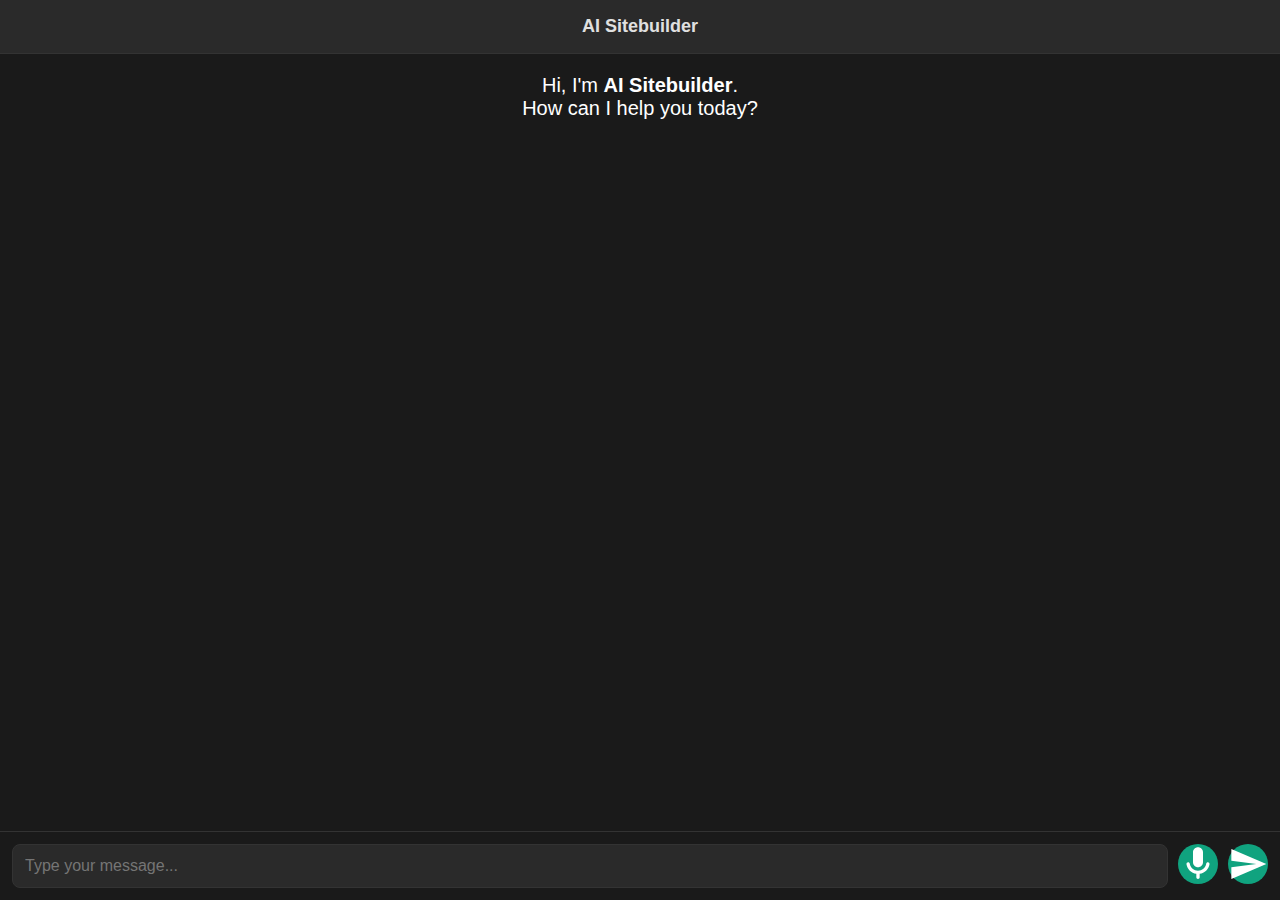
<file: index.html>
<!DOCTYPE html>
<html lang="en">
<head>
    <meta charset="UTF-8">
    <meta name="viewport" content="width=device-width, initial-scale=1.0, maximum-scale=1.0, user-scalable=no">
    <title>AI Sitebuilder</title>
    <link rel="stylesheet" href="styles.css">
</head>
<body>
    <div class="chat-container">
        <div class="header">
            AI Sitebuilder
        </div>

        <div class="content">
            <div class="welcome-message">
                Hi, I'm <strong>AI Sitebuilder</strong>.<br>
                How can I help you today?
            </div>
            <div class="chat-messages" id="chatMessages"></div>
        </div>

        <div class="input-container">
            <input type="text" class="message-input" id="messageInput" placeholder="Type your message...">
            <button class="mic-button" id="mic-button">
                <svg class="icon" viewBox="0 0 24 24" fill="currentColor">
                    <path d="M12 14c1.66 0 3-1.34 3-3V5c0-1.66-1.34-3-3-3S9 3.34 9 5v6c0 1.66 1.34 3 3 3zm5.91-3c-.49 0-.9.36-.98.85C16.52 14.2 14.47 16 12 16s-4.52-1.8-4.93-4.15c-.08-.49-.49-.85-.98-.85-.61 0-1.09.54-1 1.14.49 3 2.89 5.35 5.91 5.78V20c0 .55.45 1 1 1s1-.45 1-1v-2.08c3.02-.43 5.42-2.78 5.91-5.78.1-.6-.39-1.14-1-1.14z"/>
                </svg>
            </button>
            <button class="send-button" id="sendButton">
                <svg class="icon" viewBox="0 0 24 24" fill="white">
                    <path d="M2.01 21L23 12 2.01 3 2 10l15 2-15 2z"/>
                </svg>
            </button>
        </div>
    </div>

    <!-- Code Preview Container (Hidden by default) -->
    <div id="codePreviewContainer">
        <div class="preview-header">
            <span>Code Preview</span>
            <button id="closePreview">✕</button>
        </div>
        <iframe id="codePreviewFrame" sandbox="allow-scripts allow-same-origin"></iframe>
    </div>

    <script src="domain.js"></script>
</body>
</html>
</file>
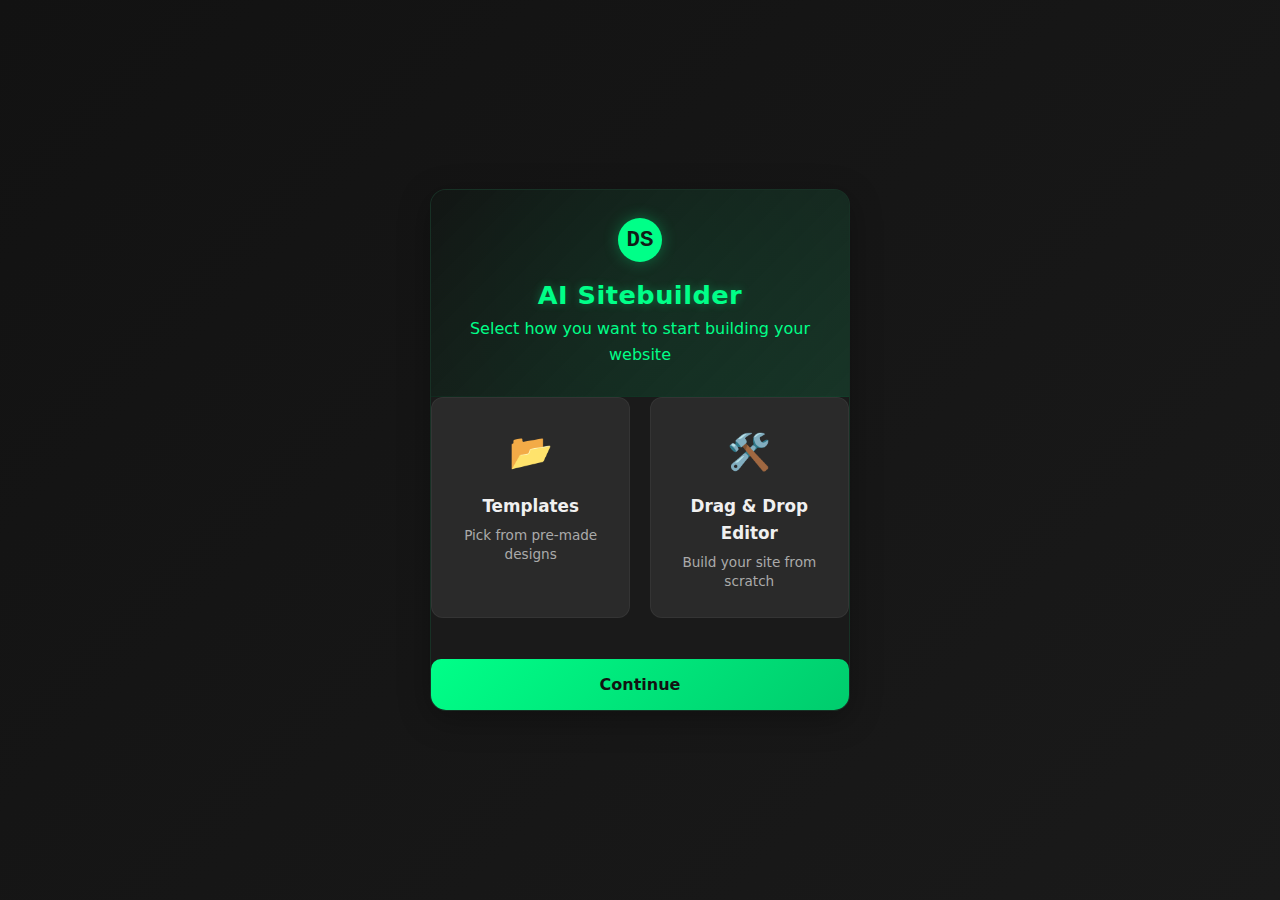
<file: domain.html>
<!DOCTYPE html>
<html lang="en">
<head>
  <meta charset="UTF-8" />
  <meta name="viewport" content="width=device-width, initial-scale=1.0"/>
  <title>AI Sitebuilder - Select Option</title>
  <link rel="stylesheet" href="domain.css">


  <div class="login-container">
    <div class="login-header">
      <span class="logo">DS</span>
      <h1>AI Sitebuilder</h1>
      <p>Select how you want to start building your website</p>
    </div>

    <form id="domainForm">
      <div class="domain-options">
        <label class="domain-card">
          <input type="radio" name="domain" value="templates" required />
          <div class="card-content">
            <div class="card-icon">📂</div>
            <h3>Templates</h3>
            <p>Pick from pre-made designs</p>
          </div>
        </label>

        <label class="domain-card">
          <input type="radio" name="domain" value="editor" required />
          <div class="card-content">
            <div class="card-icon">🛠️</div>
            <h3>Drag & Drop Editor</h3>
            <p>Build your site from scratch</p>
          </div>
        </label>
      </div>

      <button type="submit" class="login-btn">Continue</button>
    </form>
  </div>

  <script src="domain.js"></script>
</body>
</html>
</file>
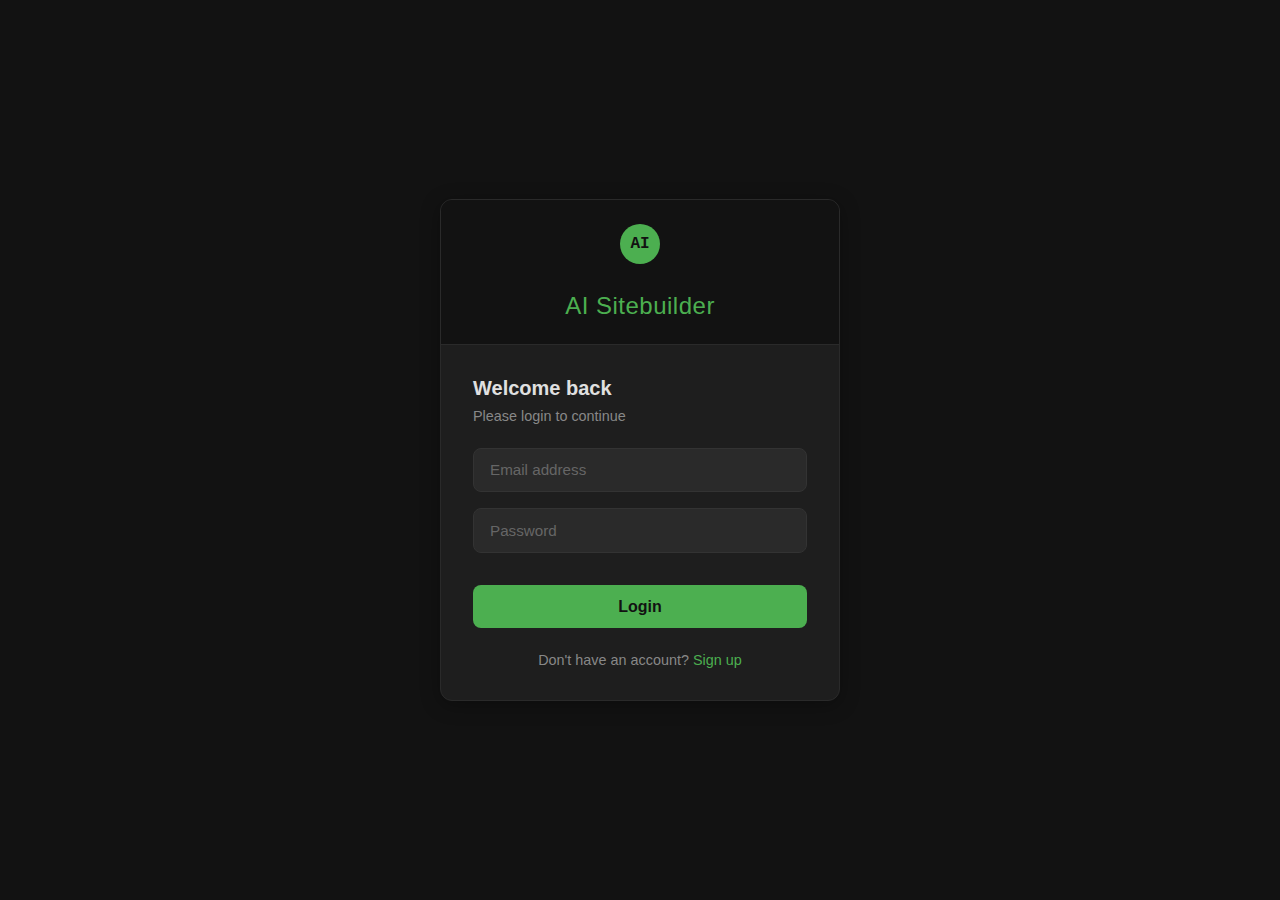
<file: login.html>
<!DOCTYPE html>
<html lang="en">
<head>
    <meta charset="UTF-8">
    <meta name="viewport" content="width=device-width, initial-scale=1.0">
    <title>AI Sitebuilder - Login</title>
    <link rel="stylesheet" href="login.css">
</head>
<body>
    <div class="login-container">
        <div class="login-header">
            <span class="logo">AI Sitebuilder</span>
            <h1>AI Sitebuilder</h1>
        </div>
        
        <div class="login-form">
            <h2>Welcome back</h2>
            <p class="subtext">Please login to continue</p>
            
            <form id="loginForm">
                <div class="form-group">
                    <input type="email" id="email" placeholder="Email address" required>
                </div>
                <div class="form-group">
                    <input type="password" id="password" placeholder="Password" required>
                </div>
                <button type="submit" class="login-btn">Login</button>
            </form>
            
            <div class="login-footer">
                <p>Don't have an account? <a href="#" id="registerLink">Sign up</a></p>
            </div>
        </div>
    </div>

    <script src="login.js"></script>
</body>
</html>
</file>
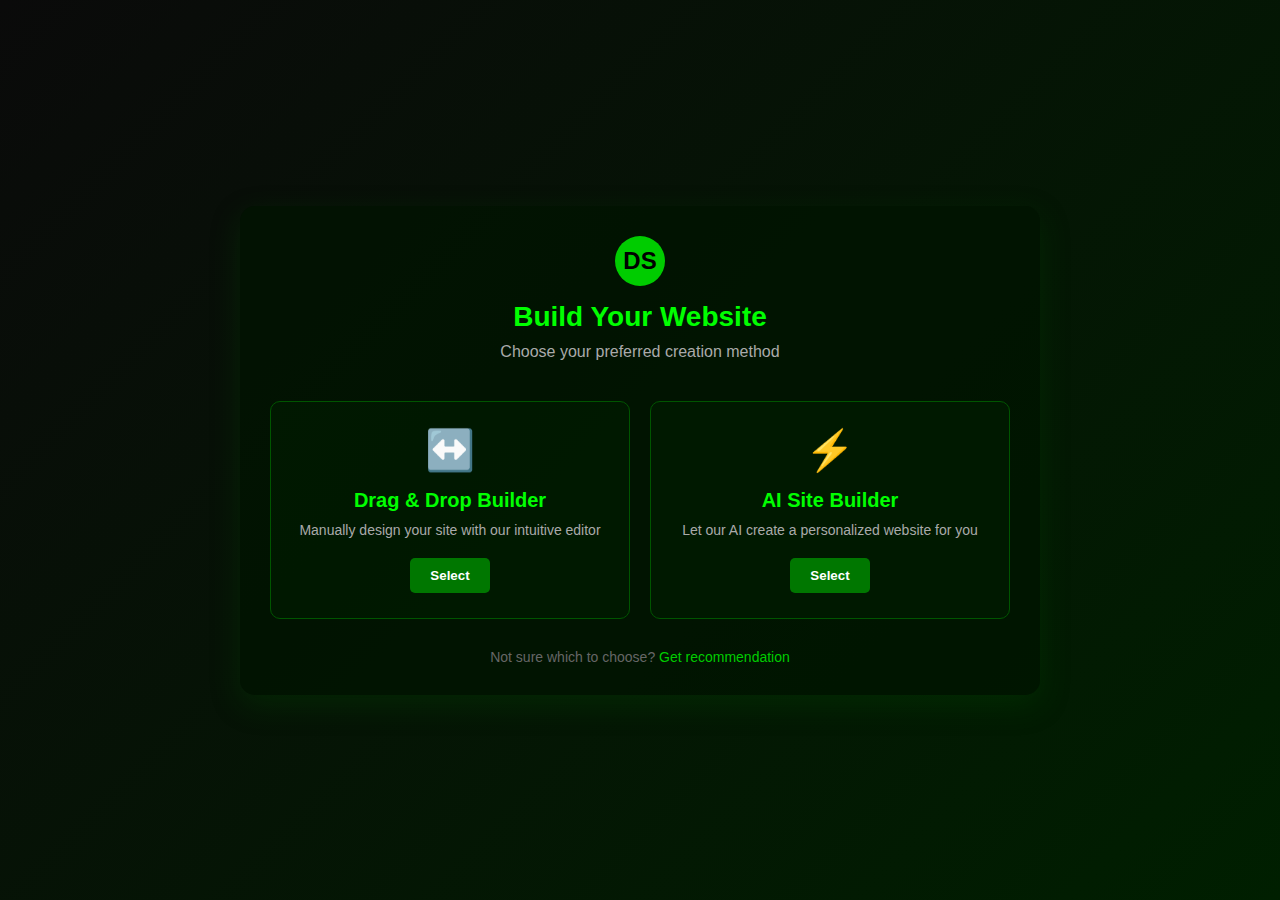
<file: option.html>
<!DOCTYPE html>
<html lang="en">
<head>
    <meta charset="UTF-8">
    <meta name="viewport" content="width=device-width, initial-scale=1.0">
    <title>Build Your Website</title>
    <link rel="stylesheet" href="option.css">
</head>
<body>
    <div class="container">
        <div class="header">
            <span class="logo">DS</span>
            <h1>Build Your Website</h1>
            <p class="subtitle">Choose your preferred creation method</p>
        </div>
        
        <div class="options-container">
            <div class="option-card" id="dragDropOption">
                <div class="card-icon">↔️</div>
                <h2>Drag & Drop Builder</h2>
                <p>Manually design your site with our intuitive editor</p>
                <button class="select-btn">Select</button>
            </div>
            
            <div class="option-card" id="aiOption">
                <div class="card-icon">⚡</div>
                <h2>AI Site Builder</h2>
                <p>Let our AI create a personalized website for you</p>
                <button class="select-btn">Select</button>
            </div>
        </div>
        
        <div class="footer">
            <p>Not sure which to choose? <a href="#" id="helpLink">Get recommendation</a></p>
        </div>
    </div>

    <script src="option.js"></script>
</body>
</html>
</file>
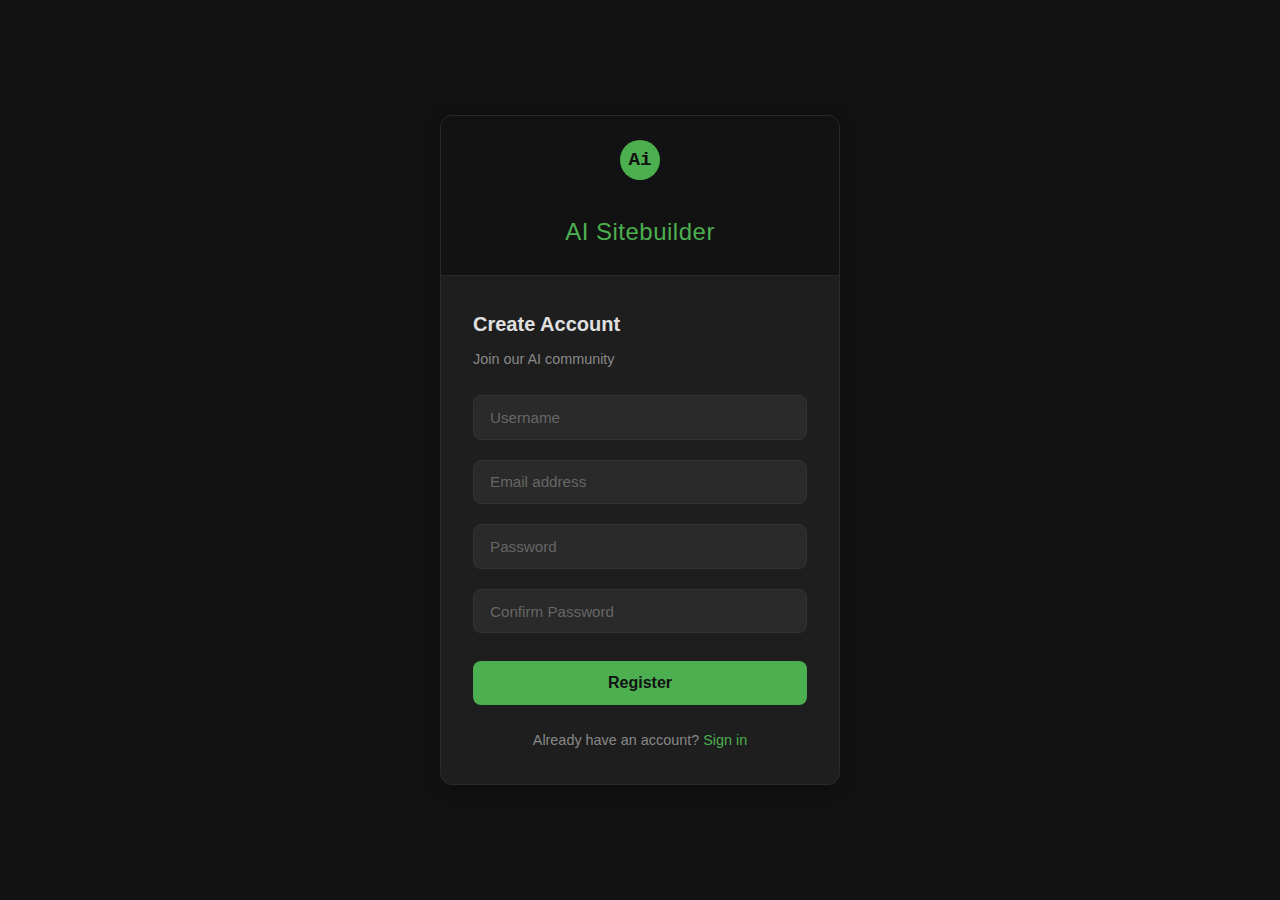
<file: register.html>
<!DOCTYPE html>
<html lang="en">
<head>
    <meta charset="UTF-8">
    <meta name="viewport" content="width=device-width, initial-scale=1.0">
    <title>AI Sitebuilder- Register</title>
    <link rel="stylesheet" href="register.css">
</head>
<body>
    <div class="login-container">
        <div class="login-header">
            <span class="logo">Ai SiteBuilder</span>
            <h1>AI Sitebuilder</h1>
        </div>
        
        <div class="login-form">
            <h2>Create Account</h2>
            <p class="subtext">Join our AI community</p>
            
            <form id="registerForm">
                <div class="form-group">
                    <input type="text" id="username" placeholder="Username" required>
                </div>
                <div class="form-group">
                    <input type="email" id="email" placeholder="Email address" required>
                </div>
                <div class="form-group">
                    <input type="password" id="password" placeholder="Password" required>
                </div>
                <div class="form-group">
                    <input type="password" id="confirmPassword" placeholder="Confirm Password" required>
                </div>
                <button type="submit" class="login-btn">Register</button>
            </form>
            
            <div class="login-footer">
                <p>Already have an account? <a href="login.html" id="loginLink">Sign in</a></p>
            </div>
        </div>
    </div>

    <script src="register.js"></script>
</body>
</html>
</file>
<file: styles.css>
/* ====================== */
/* Original CSS - Fixed & Optimized with Full Screen Layout */
/* ====================== */
* {
    margin: 0;
    padding: 0;
    box-sizing: border-box;
}

html, body {
    width: 100%;
    height: 100%;
    overflow: hidden;
}

body {
    font-family: -apple-system, BlinkMacSystemFont, 'Segoe UI', Roboto, Oxygen, Ubuntu, sans-serif;
    background-color: #000000;
    color: #e0e0e0;
    display: flex;
    justify-content: center;
    align-items: center;
}

/* ====================== */
/* Chat Container Styles */
/* ====================== */
.chat-container {
    width: 100%;
    height: 100%;
    background-color: #1a1a1a;
    display: flex;
    flex-direction: column;
    box-shadow: 0 0 20px rgba(255, 255, 255, 0.05);
    position: absolute;
    top: 0;
    left: 0;
    right: 0;
    bottom: 0;
}

.header {
    padding: 16px;
    background-color: #2a2a2a;
    text-align: center;
    font-size: 18px;
    font-weight: bold;
    border-bottom: 1px solid #333;
}

/* ====================== */
/* Chat Content and Messages */
/* ====================== */
.content {
    flex: 1;
    padding: 20px;
    overflow-y: auto;
    display: flex;
    flex-direction: column;
    gap: 12px;
    height: calc(100% - 120px); /* Account for header and input container */
}

.welcome-message {
    font-size: 20px;
    text-align: center;
    margin-bottom: 12px;
    color: #ffffff;
}

/* Chat Messages */
.chat-messages {
    flex: 1;
    overflow-y: auto;
    display: flex;
    flex-direction: column;
    gap: 12px;
}

.message {
    padding: 12px 16px;
    border-radius: 12px;
    max-width: 80%;
    word-wrap: break-word;
}

.message.user {
    background-color: #2a2a2a;
    align-self: flex-end;
    border: 1px solid #444;
}

.message.bot {
    background-color: #10a37f;
    align-self: flex-start;
    color: #fff;
}

/* ====================== */
/* Input and Button Styles */
/* ====================== */
.input-container {
    padding: 12px;
    background-color: #1a1a1a;
    display: flex;
    gap: 10px;
    border-top: 1px solid #333;
}

.message-input {
    flex: 1;
    padding: 12px;
    background-color: #2a2a2a;
    border: 1px solid #333;
    border-radius: 8px;
    color: #fff;
    font-size: 16px;
}

.send-button, .mic-button {
    width: 40px;
    height: 40px;
    border-radius: 50%;
    border: none;
    cursor: pointer;
    font-size: 16px;
    background-color: #10a37f;
    color: #fff;
}

.send-button:hover {
    background-color: #0d8a6d;
}

/* ====================== */
/* Code Blocks */
/* ====================== */
.code-block {
    background-color: #2d2d2d;
    border-radius: 8px;
    margin: 10px 0;
    overflow: hidden;
    border: 1px solid #444;
    width: 100%;
}

.code-header {
    background-color: #333;
    padding: 8px 12px;
    color: #aaa;
    font-size: 14px;
    font-family: monospace;
}

.code-content {
    padding: 12px;
    overflow-x: auto;
    white-space: pre;
    margin: 0;
    color: #e6e6e6;
    font-family: 'Courier New', monospace;
    font-size: 14px;
    line-height: 1.4;
    max-height: 300px;
}

.code-options {
    display: flex;
    justify-content: flex-end;
    padding: 8px;
    background-color: #333;
    gap: 8px;
}

.code-option-btn {
    padding: 6px 12px;
    background-color: #10a37f;
    color: white;
    border: none;
    border-radius: 4px;
    cursor: pointer;
    font-size: 12px;
    transition: background-color 0.2s, transform 0.1s;
}

.code-option-btn:hover {
    background-color: #0d8a6d;
    transform: translateY(-1px);
}

.code-option-btn:active {
    transform: translateY(0);
}

/* ====================== */
/* Inline Code Preview */
/* ====================== */
.code-preview {
    border-top: 1px solid #444;
    background-color: #1a1a1a;
    overflow: hidden;
}

.code-preview .preview-header {
    padding: 8px 12px;
    background-color: #333;
    display: flex;
    justify-content: space-between;
    align-items: center;
    color: #aaa;
}

.close-preview-btn {
    background: none;
    border: none;
    color: #fff;
    cursor: pointer;
    font-size: 18px;
}

.preview-frame {
    width: 100%;
    height: 250px;
    border: none;
    background-color: white;
    resize: vertical;
    min-height: 150px;
}

/* ====================== */
/* Code Preview Modal (Legacy) */
/* ====================== */
#codePreviewContainer {
    position: fixed;
    right: 20px;
    bottom: 20px;
    width: 400px;
    height: 300px;
    background: #1e1e1e;
    border: 1px solid #333;
    border-radius: 8px;
    display: none;
    flex-direction: column;
    z-index: 1000;
}

.preview-header {
    padding: 10px;
    background: #2a2a2a;
    display: flex;
    justify-content: space-between;
    border-bottom: 1px solid #444;
    color: #fff;
}

#codePreviewFrame {
    flex: 1;
    width: 100%;
    border: none;
    background: white;
}

#closePreview {
    background: none;
    border: none;
    color: #fff;
    cursor: pointer;
    font-size: 18px;
}

/* ====================== */
/* Loading Animation */
/* ====================== */
@keyframes pulse {
    0% { opacity: 0.6; }
    50% { opacity: 1; }
    100% { opacity: 0.6; }
}

#loading-message {
    animation: pulse 1.5s infinite;
    background-color: #333;
    color: #aaa;
}

/* ====================== */
/* Media Queries for Mobile */
/* ====================== */
@media (max-width: 600px) {
    #codePreviewContainer {
        width: calc(100% - 40px);
        height: 250px;
        right: 20px;
        left: 20px;
    }
    
    .message {
        max-width: 90%;
    }
    
    .code-block {
        max-width: 100%;
    }
    
    .preview-frame {
        height: 200px;
    }
}
/* Add these styles to your styles.css file */

.mic-button {
    position: relative;
    transition: all 0.3s ease;
}

.mic-button.recording {
    background-color: #ff4b4b;
    animation: pulse 1.5s infinite;
}

.mic-button .status-text {
    position: absolute;
    white-space: nowrap;
    bottom: -25px;
    left: 50%;
    transform: translateX(-50%);
    background: rgba(0, 0, 0, 0.7);
    color: white;
    padding: 2px 8px;
    border-radius: 12px;
    font-size: 12px;
    pointer-events: none;
}

@keyframes pulse {
    0% {
        transform: scale(1);
        opacity: 1;
    }
    50% {
        transform: scale(1.05);
        opacity: 0.8;
    }
    100% {
        transform: scale(1);
        opacity: 1;
    }
}
</file>
<file: domain.css>
/* ===== Base Styles ===== */
:root {
    --black-1: #121212;
    --black-2: #1a1a1a;
    --black-3: #2a2a2a;
    --green-1: #00ff88;
    --green-2: #00cc6d;
    --green-3: #009955;
    --text-light: #f0f0f0;
    --text-muted: #aaaaaa;
  }
  
  * {
    margin: 0;
    padding: 0;
    box-sizing: border-box;
    font-family: 'Segoe UI', system-ui, -apple-system, sans-serif;
  }
  
  body {
    background: linear-gradient(135deg, var(--black-1) 0%, var(--black-2) 100%);
    color: var(--text-light);
    min-height: 100vh;
    display: flex;
    justify-content: center;
    align-items: center;
    padding: 20px;
    line-height: 1.6;
  }
  
  /* ===== Container Styles ===== */
  .login-container {
    width: 100%;
    max-width: 420px;
    background: var(--black-2);
    border-radius: 16px;
    box-shadow: 0 8px 32px rgba(0, 0, 0, 0.3);
    overflow: hidden;
    border: 1px solid rgba(0, 255, 136, 0.1);
    animation: fadeIn 0.6s cubic-bezier(0.22, 1, 0.36, 1);
  }
  
  @keyframes fadeIn {
    from { opacity: 0; transform: translateY(20px); }
    to { opacity: 1; transform: translateY(0); }
  }
  
  /* ===== Header Styles ===== */
  .login-header {
    background: linear-gradient(135deg, var(--black-1) 0%, rgba(0, 255, 136, 0.1) 100%);
    color: var(--green-1);
    padding: 1.8rem;
    text-align: center;
    border-bottom: 1px solid rgba(0, 255, 136, 0.1);
    position: relative;
    overflow: hidden;
  }
  
  .login-header::before {
    content: "";
    position: absolute;
    top: -50%;
    left: -50%;
    width: 200%;
    height: 200%;
    background: radial-gradient(circle, rgba(0, 255, 136, 0.05) 0%, transparent 70%);
    animation: pulse 12s infinite linear;
  }
  
  @keyframes pulse {
    0% { transform: rotate(0deg); }
    100% { transform: rotate(360deg); }
  }
  
  .login-header .logo {
    display: inline-flex;
    justify-content: center;
    align-items: center;
    background: var(--green-1);
    color: var(--black-1);
    width: 44px;
    height: 44px;
    border-radius: 50%;
    font-weight: 800;
    margin-bottom: 0.8rem;
    font-family: 'Courier New', monospace;
    font-size: 1.4rem;
    box-shadow: 0 0 15px rgba(0, 255, 136, 0.3);
  }
  
  .login-header h1 {
    font-size: 1.6rem;
    font-weight: 700;
    letter-spacing: 0.5px;
    text-shadow: 0 0 10px rgba(0, 255, 136, 0.3);
  }
  
  /* ===== Form Styles ===== */
  .login-form {
    padding: 2.2rem;
  }
  
  .login-form h2 {
    font-size: 1.4rem;
    margin-bottom: 0.6rem;
    color: var(--text-light);
    font-weight: 600;
  }
  
  .login-form .subtext {
    color: var(--text-muted);
    margin-bottom: 1.8rem;
    font-size: 0.95rem;
    line-height: 1.5;
  }
  
  .form-group {
    margin-bottom: 1.4rem;
    position: relative;
  }
  
  .form-group input {
    width: 100%;
    padding: 0.9rem 1.2rem;
    background: var(--black-3);
    border: 1px solid rgba(255, 255, 255, 0.05);
    border-radius: 10px;
    font-size: 0.95rem;
    transition: all 0.3s ease-out;
    color: var(--text-light);
  }
  
  .form-group input:focus {
    outline: none;
    border-color: var(--green-1);
    box-shadow: 0 0 0 3px rgba(0, 255, 136, 0.15);
  }
  
  .form-group input::placeholder {
    color: #666;
    opacity: 1;
  }
  
  /* ===== Button Styles ===== */
  .login-btn {
    width: 100%;
    padding: 1rem;
    background: linear-gradient(135deg, var(--green-1) 0%, var(--green-2) 100%);
    color: var(--black-1);
    border: none;
    border-radius: 10px;
    font-size: 1rem;
    font-weight: 700;
    margin-top: 0.8rem;
    cursor: pointer;
    transition: all 0.3s cubic-bezier(0.22, 1, 0.36, 1);
    position: relative;
    overflow: hidden;
    z-index: 1;
  }
  
  .login-btn:hover {
    transform: translateY(-2px);
    box-shadow: 0 6px 20px rgba(0, 255, 136, 0.25);
  }
  
  .login-btn:active {
    transform: translateY(0);
  }
  
  .login-btn::before {
    content: "";
    position: absolute;
    top: 0;
    left: 0;
    width: 100%;
    height: 100%;
    background: linear-gradient(135deg, var(--green-2) 0%, var(--green-3) 100%);
    opacity: 0;
    transition: opacity 0.3s;
    z-index: -1;
  }
  
  .login-btn:hover::before {
    opacity: 1;
  }
  
  /* ===== Footer Styles ===== */
  .login-footer {
    text-align: center;
    margin-top: 1.8rem;
    font-size: 0.9rem;
    color: var(--text-muted);
  }
  
  .login-footer a {
    color: var(--green-1);
    text-decoration: none;
    font-weight: 600;
    transition: all 0.2s;
    position: relative;
  }
  
  .login-footer a:hover {
    color: var(--green-2);
    text-decoration: none;
  }
  
  .login-footer a::after {
    content: "";
    position: absolute;
    bottom: -2px;
    left: 0;
    width: 100%;
    height: 1px;
    background: var(--green-1);
    transform: scaleX(0);
    transform-origin: right;
    transition: transform 0.3s;
  }
  
  .login-footer a:hover::after {
    transform: scaleX(1);
    transform-origin: left;
  }
  
  /* ===== Domain Selection Styles ===== */
  .domain-options {
    display: grid;
    grid-template-columns: 1fr 1fr;
    gap: 1.2rem;
    margin-bottom: 1.8rem;
  }
  
  .domain-card {
    display: block;
    cursor: pointer;
    position: relative;
  }
  
  .domain-card input[type="radio"] {
    position: absolute;
    opacity: 0;
  }
  
  .card-content {
    background: var(--black-3);
    border: 1px solid rgba(255, 255, 255, 0.05);
    border-radius: 12px;
    padding: 1.6rem 1rem;
    text-align: center;
    transition: all 0.3s cubic-bezier(0.22, 1, 0.36, 1);
    height: 100%;
  }
  
  .domain-card input[type="radio"]:checked + .card-content {
    border-color: var(--green-1);
    background: rgba(0, 255, 136, 0.05);
    box-shadow: 0 0 0 1px var(--green-1), 0 5px 15px rgba(0, 255, 136, 0.1);
    transform: translateY(-3px);
  }
  
  .domain-card:hover .card-content {
    border-color: rgba(0, 255, 136, 0.3);
    transform: translateY(-3px);
  }
  
  .card-icon {
    font-size: 2.2rem;
    margin-bottom: 0.8rem;
    display: inline-block;
    transition: transform 0.3s;
  }
  
  .domain-card input[type="radio"]:checked + .card-content .card-icon {
    transform: scale(1.1);
  }
  
  .card-content h3 {
    color: var(--text-light);
    margin-bottom: 0.4rem;
    font-size: 1.05rem;
    font-weight: 600;
  }
  
  .card-content p {
    color: var(--text-muted);
    font-size: 0.85rem;
    line-height: 1.4;
  }
  
  /* ===== Messages & Indicators ===== */
  .error-message {
    color: #ff4444;
    font-size: 0.85rem;
    margin-top: 0.4rem;
    display: block;
    animation: shake 0.4s;
  }
  
  @keyframes shake {
    0%, 100% { transform: translateX(0); }
    20%, 60% { transform: translateX(-4px); }
    40%, 80% { transform: translateX(4px); }
  }
  
  .success-message {
    color: var(--green-1);
    text-align: center;
    margin: 1.2rem 0;
    font-size: 0.95rem;
    animation: fadeIn 0.6s;
  }
  
  .password-strength {
    margin-top: 0.6rem;
    height: 4px;
    background: var(--black-3);
    border-radius: 2px;
    overflow: hidden;
  }
  
  .strength-bar {
    height: 100%;
    width: 0;
    transition: all 0.4s;
    background: linear-gradient(90deg, #ff4444 0%, #ffbb33 50%, var(--green-1) 100%);
  }
  
  /* ===== Loading Spinner ===== */
  @keyframes spin {
    0% { transform: rotate(0deg); }
    100% { transform: rotate(360deg); }
  }
  
  .loading-spinner {
    display: inline-block;
    width: 18px;
    height: 18px;
    border: 3px solid rgba(0, 255, 136, 0.2);
    border-radius: 50%;
    border-top-color: var(--green-1);
    animation: spin 0.8s linear infinite;
    margin-right: 8px;
    vertical-align: middle;
  }
  
  /* ===== Responsive Styles ===== */
  @media (max-width: 768px) {
    body {
      padding: 15px;
      align-items: flex-start;
    }
    
    .login-container {
      border-radius: 12px;
      max-width: 100%;
    }
  }
  
  @media (max-width: 600px) {
    .domain-options {
      grid-template-columns: 1fr;
    }
    
    .login-form {
      padding: 1.8rem 1.5rem;
    }
    
    .login-header {
      padding: 1.5rem;
    }
  }
  
  @media (max-width: 400px) {
    .login-form {
      padding: 1.5rem 1.2rem;
    }
    
    .login-header h1 {
      font-size: 1.4rem;
    }
    
    .login-form h2 {
      font-size: 1.3rem;
    }
  }
</file>
<file: login.css>
* {
    margin: 0;
    padding: 0;
    box-sizing: border-box;
    font-family: 'Segoe UI', Tahoma, Geneva, Verdana, sans-serif;
}

body {
    background-color: #121212;
    display: flex;
    justify-content: center;
    align-items: center;
    height: 100vh;
    color: #e0e0e0;
}

.login-container {
    width: 100%;
    max-width: 400px;
    background: #1e1e1e;
    border-radius: 12px;
    box-shadow: 0 4px 20px rgba(0, 0, 0, 0.3);
    overflow: hidden;
    border: 1px solid #2a2a2a;
}

.login-header {
    background-color: #121212;
    color: #4CAF50;
    padding: 1.5rem;
    text-align: center;
    border-bottom: 1px solid #2a2a2a;
}

.login-header .logo {
    display: inline-block;
    background: #4CAF50;
    color: #121212;
    width: 40px;
    height: 40px;
    border-radius: 50%;
    line-height: 40px;
    font-weight: bold;
    margin-bottom: 0.5rem;
    font-family: 'Courier New', monospace;
}

.login-header h1 {
    font-size: 1.5rem;
    font-weight: 500;
    letter-spacing: 0.5px;
}

.login-form {
    padding: 2rem;
}

.login-form h2 {
    font-size: 1.25rem;
    margin-bottom: 0.5rem;
    color: #e0e0e0;
}

.login-form .subtext {
    color: #888;
    margin-bottom: 1.5rem;
    font-size: 0.9rem;
}

.form-group {
    margin-bottom: 1rem;
}

.form-group input {
    width: 100%;
    padding: 0.8rem 1rem;
    background: #2a2a2a;
    border: 1px solid #333;
    border-radius: 8px;
    font-size: 0.95rem;
    transition: all 0.3s;
    color: #e0e0e0;
}

.form-group input:focus {
    outline: none;
    border-color: #4CAF50;
    box-shadow: 0 0 0 2px rgba(76, 175, 80, 0.2);
}

.form-group input::placeholder {
    color: #666;
}

.login-btn {
    width: 100%;
    padding: 0.8rem;
    background-color: #4CAF50;
    color: #121212;
    border: none;
    border-radius: 8px;
    font-size: 1rem;
    font-weight: 600;
    margin-top: 1rem;
    cursor: pointer;
    transition: all 0.3s;
}

.login-btn:hover {
    background-color: #45a049;
    transform: translateY(-1px);
}

.login-footer {
    text-align: center;
    margin-top: 1.5rem;
    font-size: 0.9rem;
    color: #888;
}

.login-footer a {
    color: #4CAF50;
    text-decoration: none;
    font-weight: 500;
    transition: color 0.2s;
}

.login-footer a:hover {
    color: #45a049;
    text-decoration: underline;
}

@media (max-width: 480px) {
    .login-container {
        border-radius: 0;
        height: 100vh;
        max-width: none;
    }
}
</file>
<file: option.css>
/* Base Styles */
* {
    margin: 0;
    padding: 0;
    box-sizing: border-box;
    font-family: 'Segoe UI', Tahoma, Geneva, Verdana, sans-serif;
}

body {
    background: linear-gradient(135deg, #0a0a0a 0%, #001f00 100%);
    color: #ffffff;
    min-height: 100vh;
    display: flex;
    justify-content: center;
    align-items: center;
    padding: 20px;
}

.container {
    width: 100%;
    max-width: 800px;
    background-color: rgba(0, 20, 0, 0.7);
    border-radius: 15px;
    padding: 30px;
    box-shadow: 0 10px 30px rgba(0, 80, 0, 0.3);
}

.header {
    text-align: center;
    margin-bottom: 40px;
}

.logo {
    display: inline-block;
    background-color: #00cc00;
    color: #000;
    width: 50px;
    height: 50px;
    border-radius: 50%;
    font-size: 24px;
    font-weight: bold;
    line-height: 50px;
    margin-bottom: 15px;
}

h1 {
    font-size: 28px;
    margin-bottom: 10px;
    color: #00ff00;
}

.subtitle {
    color: #aaa;
    font-size: 16px;
}

.options-container {
    display: flex;
    justify-content: space-between;
    gap: 20px;
    margin-bottom: 30px;
}

.option-card {
    flex: 1;
    background-color: rgba(0, 30, 0, 0.5);
    border: 1px solid #005500;
    border-radius: 10px;
    padding: 25px;
    text-align: center;
    transition: all 0.3s ease;
    cursor: pointer;
}

.option-card:hover {
    transform: translateY(-5px);
    box-shadow: 0 5px 15px rgba(0, 255, 0, 0.2);
    border-color: #00aa00;
}

.card-icon {
    font-size: 40px;
    margin-bottom: 15px;
}

.option-card h2 {
    font-size: 20px;
    margin-bottom: 10px;
    color: #00ff00;
}

.option-card p {
    color: #aaa;
    margin-bottom: 20px;
    font-size: 14px;
}

.select-btn {
    background-color: #007700;
    color: white;
    border: none;
    padding: 10px 20px;
    border-radius: 5px;
    cursor: pointer;
    font-weight: bold;
    transition: all 0.3s ease;
}

.select-btn:hover {
    background-color: #00aa00;
}

.footer {
    text-align: center;
    color: #666;
    font-size: 14px;
}

.footer a {
    color: #00cc00;
    text-decoration: none;
}

.footer a:hover {
    text-decoration: underline;
}

/* Responsive Design */
@media (max-width: 768px) {
    .options-container {
        flex-direction: column;
    }
    
    .option-card {
        width: 100%;
    }
}
</file>
<file: register.css>
/* ===== Base Styles ===== */
* {
    margin: 0;
    padding: 0;
    box-sizing: border-box;
    font-family: 'Segoe UI', Tahoma, Geneva, Verdana, sans-serif;
}

body {
    background-color: #121212;
    display: flex;
    justify-content: center;
    align-items: center;
    height: 100vh;
    color: #e0e0e0;
    line-height: 1.6;
}

/* ===== Container Styles ===== */
.login-container {
    width: 100%;
    max-width: 400px;
    background: #1e1e1e;
    border-radius: 12px;
    box-shadow: 0 4px 20px rgba(0, 0, 0, 0.3);
    overflow: hidden;
    border: 1px solid #2a2a2a;
    animation: fadeIn 0.5s ease-out;
}

@keyframes fadeIn {
    from { opacity: 0; transform: translateY(10px); }
    to { opacity: 1; transform: translateY(0); }
}

/* ===== Header Styles ===== */
.login-header {
    background-color: #121212;
    color: #4CAF50;
    padding: 1.5rem;
    text-align: center;
    border-bottom: 1px solid #2a2a2a;
}

.login-header .logo {
    display: inline-block;
    background: #4CAF50;
    color: #121212;
    width: 40px;
    height: 40px;
    border-radius: 50%;
    line-height: 40px;
    font-weight: bold;
    margin-bottom: 0.5rem;
    font-family: 'Courier New', monospace;
    font-size: 1.2rem;
}

.login-header h1 {
    font-size: 1.5rem;
    font-weight: 500;
    letter-spacing: 0.5px;
}

/* ===== Form Styles ===== */
.login-form {
    padding: 2rem;
}

.login-form h2 {
    font-size: 1.25rem;
    margin-bottom: 0.5rem;
    color: #e0e0e0;
}

.login-form .subtext {
    color: #888;
    margin-bottom: 1.5rem;
    font-size: 0.9rem;
}

.form-group {
    margin-bottom: 1.25rem;
    position: relative;
}

.form-group input {
    width: 100%;
    padding: 0.8rem 1rem;
    background: #2a2a2a;
    border: 1px solid #333;
    border-radius: 8px;
    font-size: 0.95rem;
    transition: all 0.3s;
    color: #e0e0e0;
}

.form-group input:focus {
    outline: none;
    border-color: #4CAF50;
    box-shadow: 0 0 0 2px rgba(76, 175, 80, 0.2);
}

.form-group input::placeholder {
    color: #666;
}

/* ===== Button Styles ===== */
.login-btn {
    width: 100%;
    padding: 0.8rem;
    background-color: #4CAF50;
    color: #121212;
    border: none;
    border-radius: 8px;
    font-size: 1rem;
    font-weight: 600;
    margin-top: 0.5rem;
    cursor: pointer;
    transition: all 0.3s;
    position: relative;
    overflow: hidden;
}

.login-btn:hover {
    background-color: #45a049;
    transform: translateY(-1px);
}

.login-btn:active {
    transform: translateY(0);
}

.login-btn::after {
    content: "";
    position: absolute;
    top: 50%;
    left: 50%;
    width: 5px;
    height: 5px;
    background: rgba(255, 255, 255, 0.5);
    opacity: 0;
    border-radius: 100%;
    transform: scale(1, 1) translate(-50%);
    transform-origin: 50% 50%;
}

.login-btn:focus:not(:active)::after {
    animation: ripple 0.6s ease-out;
}

@keyframes ripple {
    0% {
        transform: scale(0, 0);
        opacity: 0.5;
    }
    100% {
        transform: scale(20, 20);
        opacity: 0;
    }
}

/* ===== Footer Styles ===== */
.login-footer {
    text-align: center;
    margin-top: 1.5rem;
    font-size: 0.9rem;
    color: #888;
}

.login-footer a {
    color: #4CAF50;
    text-decoration: none;
    font-weight: 500;
    transition: color 0.2s;
}

.login-footer a:hover {
    color: #45a049;
    text-decoration: underline;
}

/* ===== Password Strength Meter ===== */
.password-strength {
    margin-top: 0.5rem;
    height: 4px;
    background: #2a2a2a;
    border-radius: 2px;
    overflow: hidden;
}

.strength-bar {
    height: 100%;
    width: 0;
    transition: width 0.3s, background 0.3s;
}

/* ===== Terms Checkbox ===== */
.terms-group {
    display: flex;
    align-items: center;
    margin: 1rem 0;
    font-size: 0.85rem;
    color: #888;
}

.terms-group input {
    margin-right: 0.5rem;
    accent-color: #4CAF50;
}

.terms-group a {
    color: #4CAF50;
    text-decoration: none;
}

/* ===== Messages ===== */
.error-message {
    color: #f44336;
    font-size: 0.8rem;
    margin-top: 0.25rem;
    display: none;
}

.success-message {
    color: #4CAF50;
    text-align: center;
    margin: 1rem 0;
    display: none;
    animation: fadeIn 0.5s ease-out;
}

/* ===== Responsive Styles ===== */
@media (max-width: 480px) {
    .login-container {
        border-radius: 0;
        height: 100vh;
        max-width: none;
        display: flex;
        flex-direction: column;
    }
    
    .login-header {
        padding: 1.5rem 1rem;
    }
    
    .login-form {
        flex: 1;
        display: flex;
        flex-direction: column;
        padding: 1.5rem;
    }
    
    .login-footer {
        margin-top: auto;
        padding-bottom: 1rem;
    }
}

/* ===== Loading Animation ===== */
@keyframes spin {
    0% { transform: rotate(0deg); }
    100% { transform: rotate(360deg); }
}

.loading-spinner {
    display: inline-block;
    width: 16px;
    height: 16px;
    border: 2px solid rgba(255, 255, 255, 0.3);
    border-radius: 50%;
    border-top-color: #fff;
    animation: spin 1s ease-in-out infinite;
    margin-right: 8px;
    vertical-align: middle;
}
</file>
